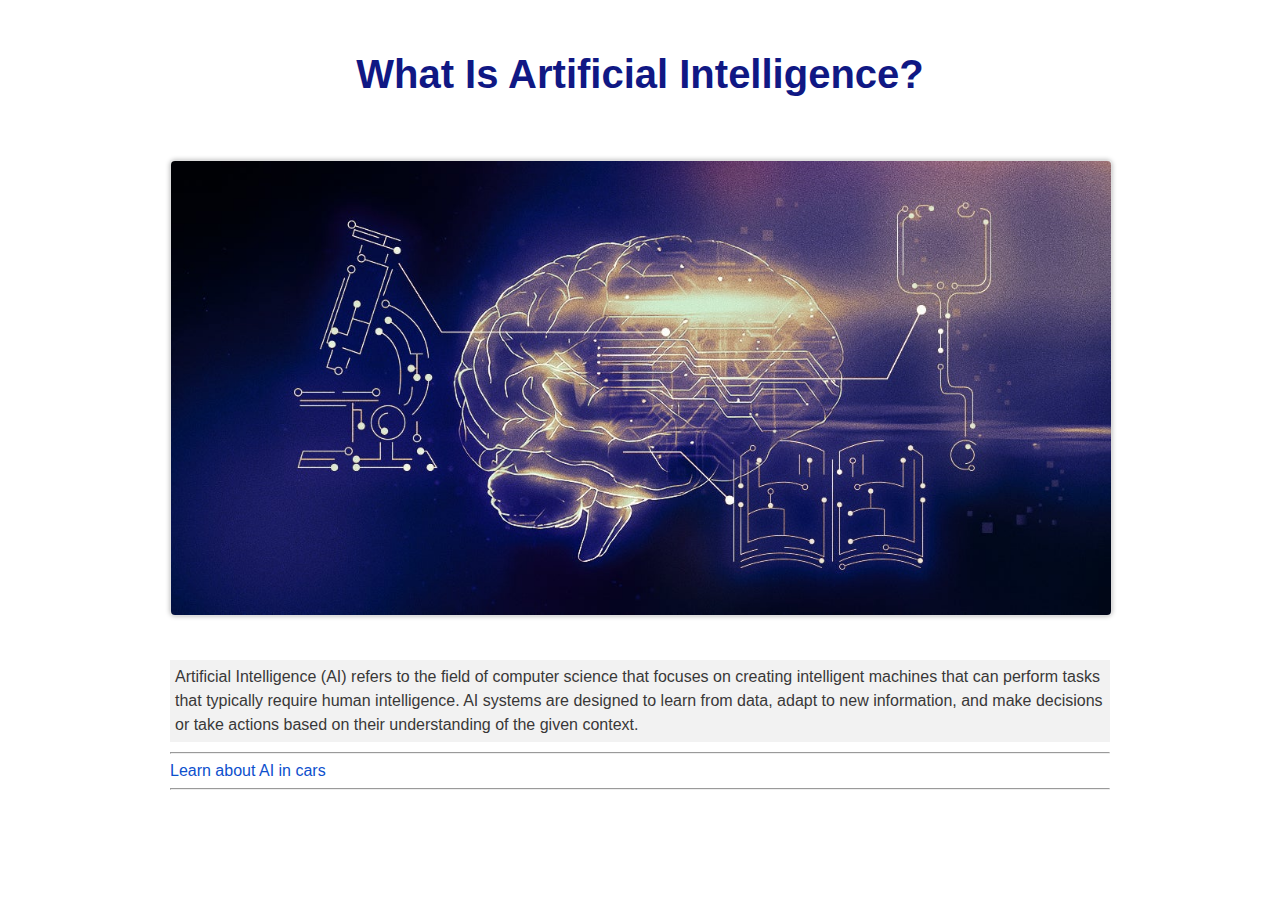
<file: index.html>
<!DOCTYPE html>
<html lang="en">
<link href="https://cdn.jsdelivr.net/npm/bootstrap@5.1.3/dist/css/bootstrap.min.css" rel="stylesheet" integrity="sha384-1BmE4kWBq78iYhFldvKuhfTAU6auU8tT94WrHftjDbrCEXSU1oBoqyl2QvZ6jIW3" crossorigin="anonymous">
<link href="css/main.css" rel="stylesheet" type="text/css" media="screen,projection" >
<head>
    <meta charset="UTF-8">

    <title>Parker Gornick</title>
    <meta name="viewport" content="width=device-width, initial-scale=1.0">

</head>
<body>

<br>
<br>

<h1>What Is Artificial Intelligence?</h1>


<br>
<br>

    <div id="wrapper" >
      <section>

              <img class="profile-photo" src="img/AI brain.jpg"/>
            <br>

            <p>
              Artificial Intelligence (AI) refers to the field of computer science that focuses on creating intelligent machines
              that can perform tasks that typically require human intelligence. AI systems are designed to learn from data, adapt to new information,
              and make decisions or take actions based on their understanding of the given context.

            </p>

            <hr>
            <a href="car.html">Learn about AI in cars</a>
            <hr>


      </section>
  </div>


</body>
</html>
</file>
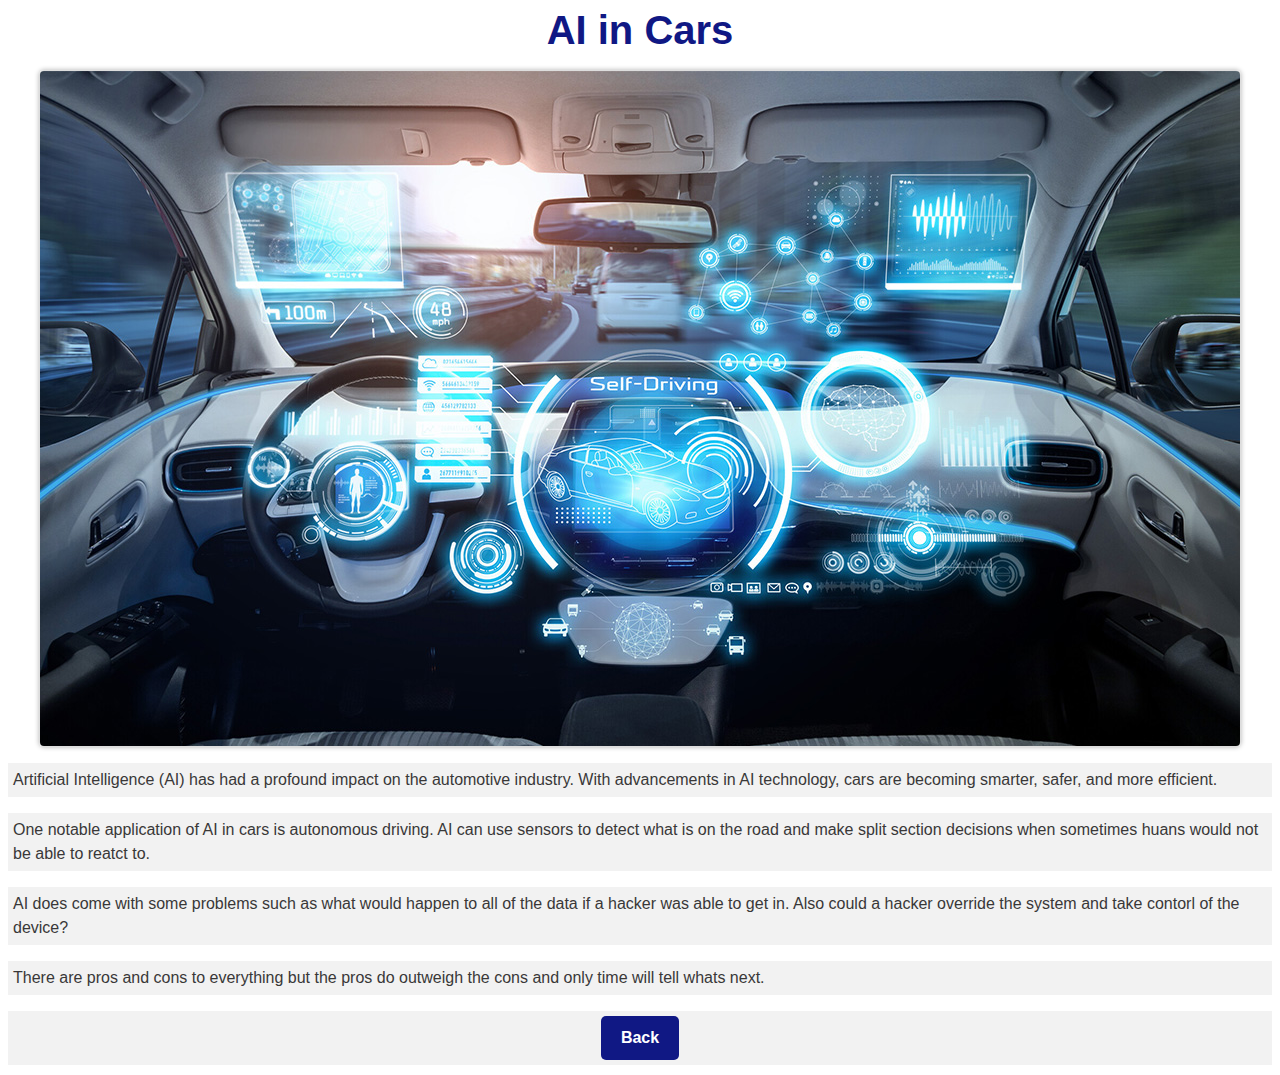
<file: car.html>
<!DOCTYPE html>
<html lang="en">
<link href="css/main.css" rel="stylesheet" type="text/css" media="screen,projection" >
<head>
  <meta charset="UTF-8">
  <title>Cars</title>
</head>
<body>
<h1>AI in Cars</h1>
<img class="car-photo" src="img\AI Car.jpg" alt="Picture car AI"/>

<p>
  Artificial Intelligence (AI) has had a profound impact on the automotive industry. With advancements in AI technology, cars are becoming smarter, safer, and more efficient.
</p>
<p>
  One notable application of AI in cars is autonomous driving. AI can use sensors to detect what is on the road and make split section decisions when sometimes huans would not be able to reatct to.
<p>
    AI does come with some problems such as what would happen to all of the data if a hacker was able to get in. Also could a hacker override the system and take contorl of the device?
</p>
<p>
    There are pros and cons to everything but the pros do outweigh the cons and only time will tell whats next.
</p>
<p class="center">
    <a href="index.html" class ='button'>Back</a>
    </p>

</body>
</html>
</html>
</file>
<file: css/main.css>
p {
  color: rgb(57, 56, 56);
  font-family: Arial, sans-serif;
  font-size: 16px;
  line-height: 1.5;
  margin-bottom: 10px;
  padding: 5px;
  background-color: #f2f2f2;
}

img {
  max-width: 100%;
  display: block;
  margin: 10px auto;
  border: 1px solid #ddd;
  border-radius: 5px;
  box-shadow: 0 0 5px rgba(0, 0, 0, 0.3);
}

.button {
  display: inline-block;
  padding: 10px 20px;
  background-color: #101884;
  color: white;
  text-decoration: none;
  border-radius: 5px;
  font-weight: bold;
}

.button:hover {
  background-color: #0a0b6d;
}

body {
  font-family: 'Open Sans', sans-serif;
}

#wrapper {
  max-width: 940px;
  margin: 0 auto;
  padding: 0 5%;

}

a {
  text-decoration: none;
   color: #0d50cd;
  }

   h1  {
 font-family: 'Changa One', sans-serif;
 margin: 10px 0;
 font-size: 2.5em;
 font-weight: bold;
 line-height: 0.5;
 text-align: center;
 margin-top: 20px;
margin-bottom: 30px;
color: #101884;

 }
 .center {
  text-align: center;
}
</file>
